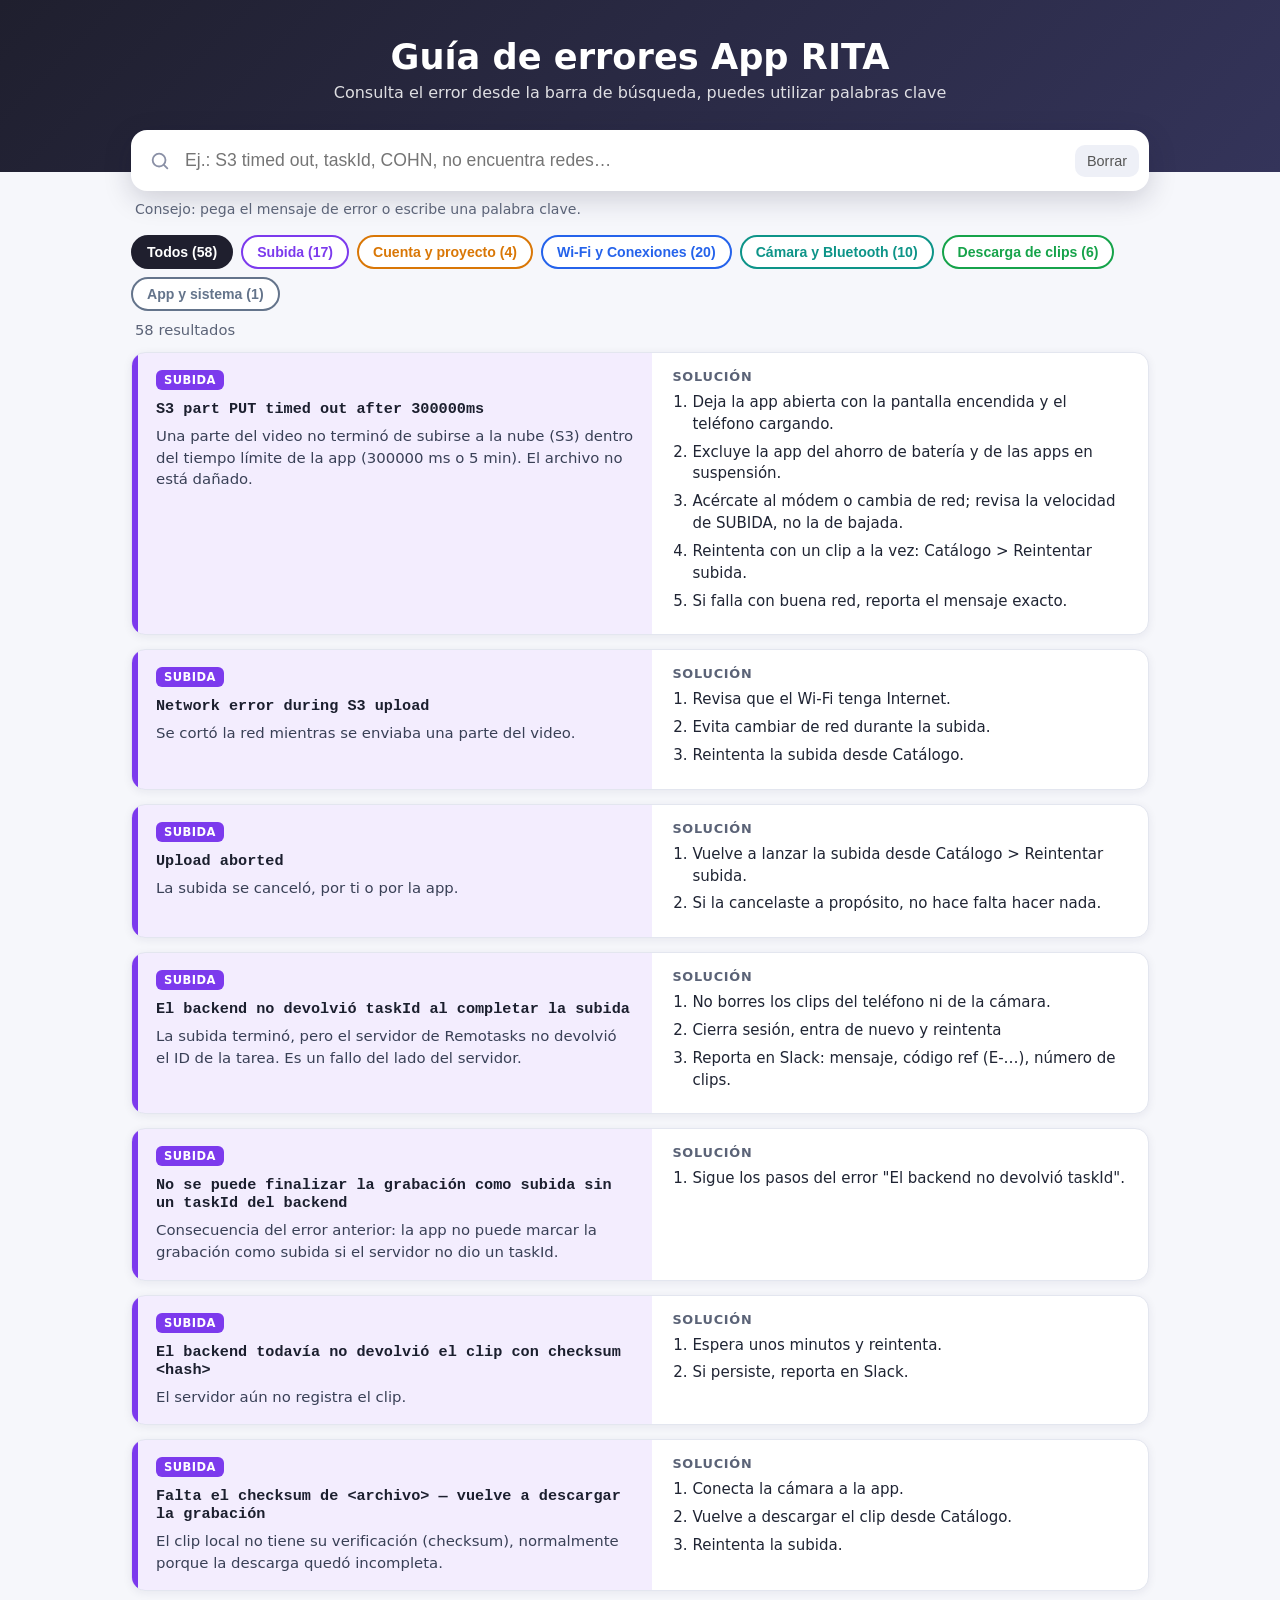
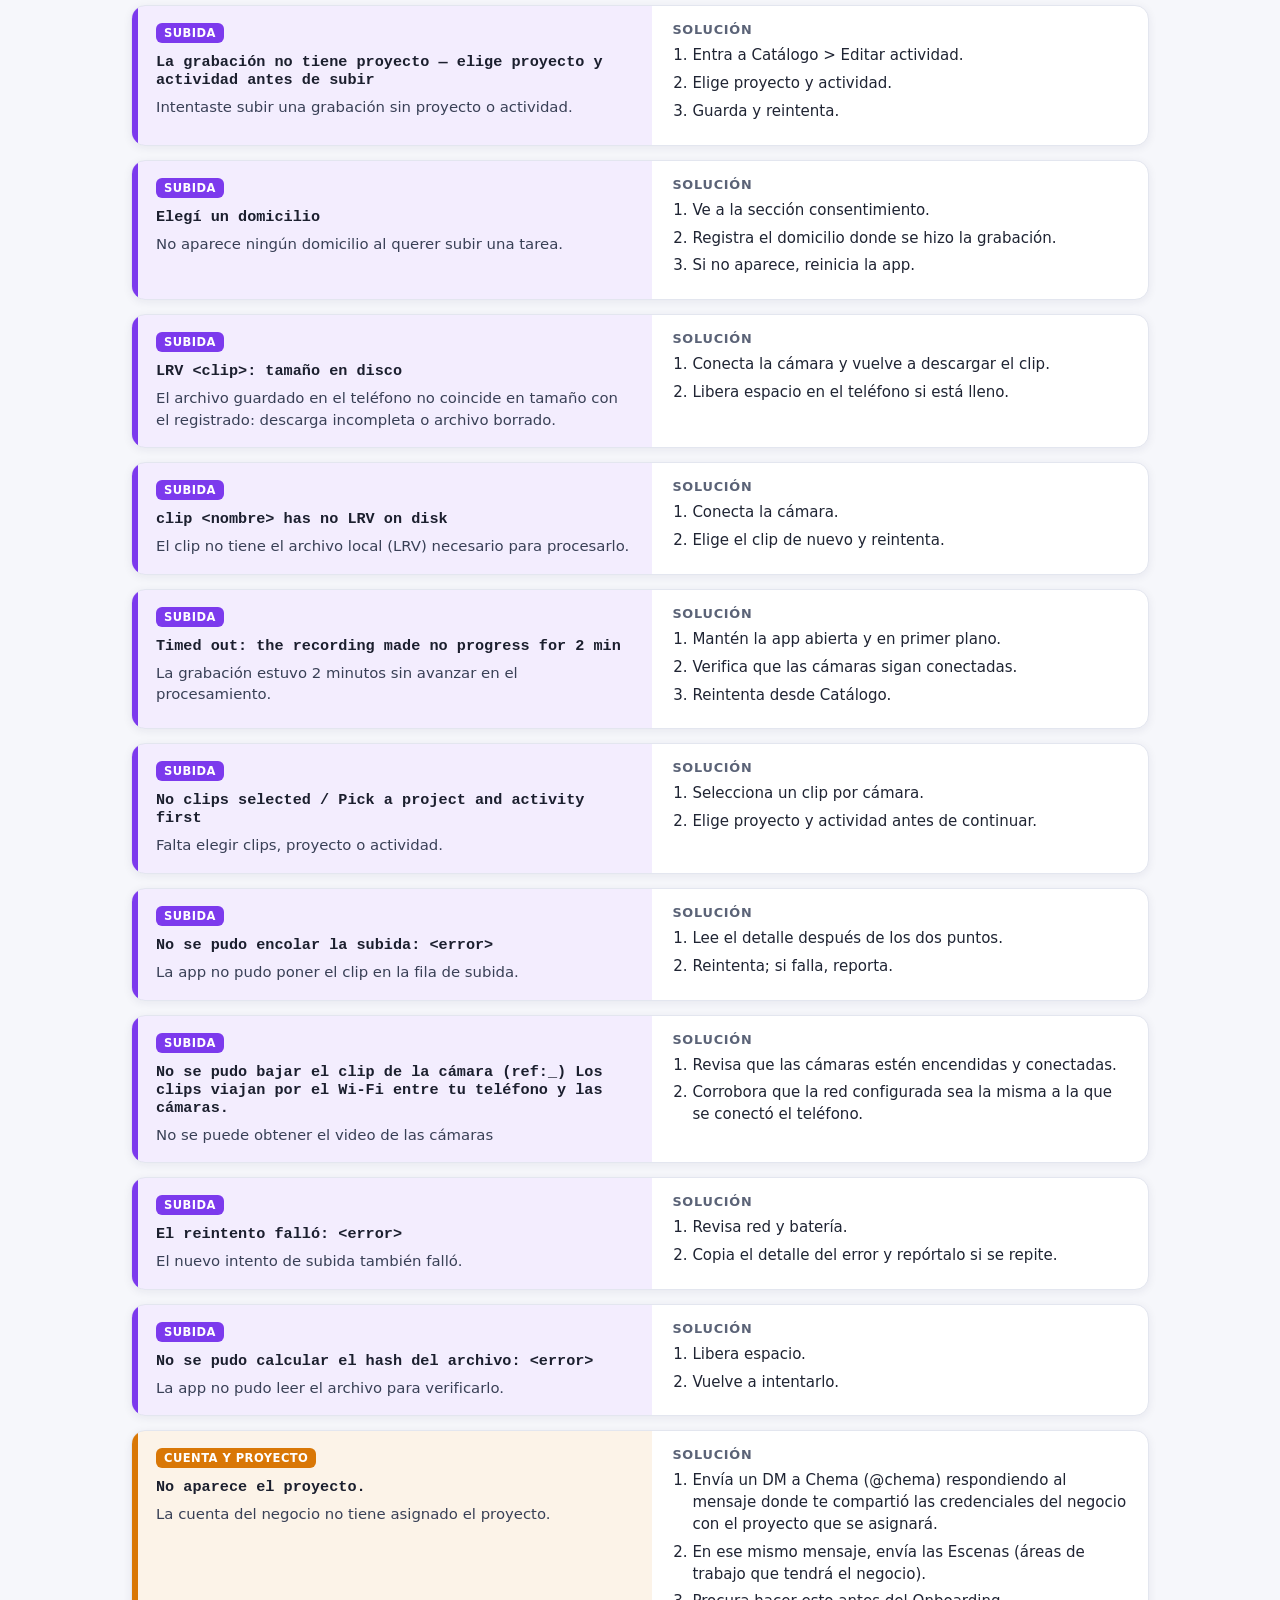
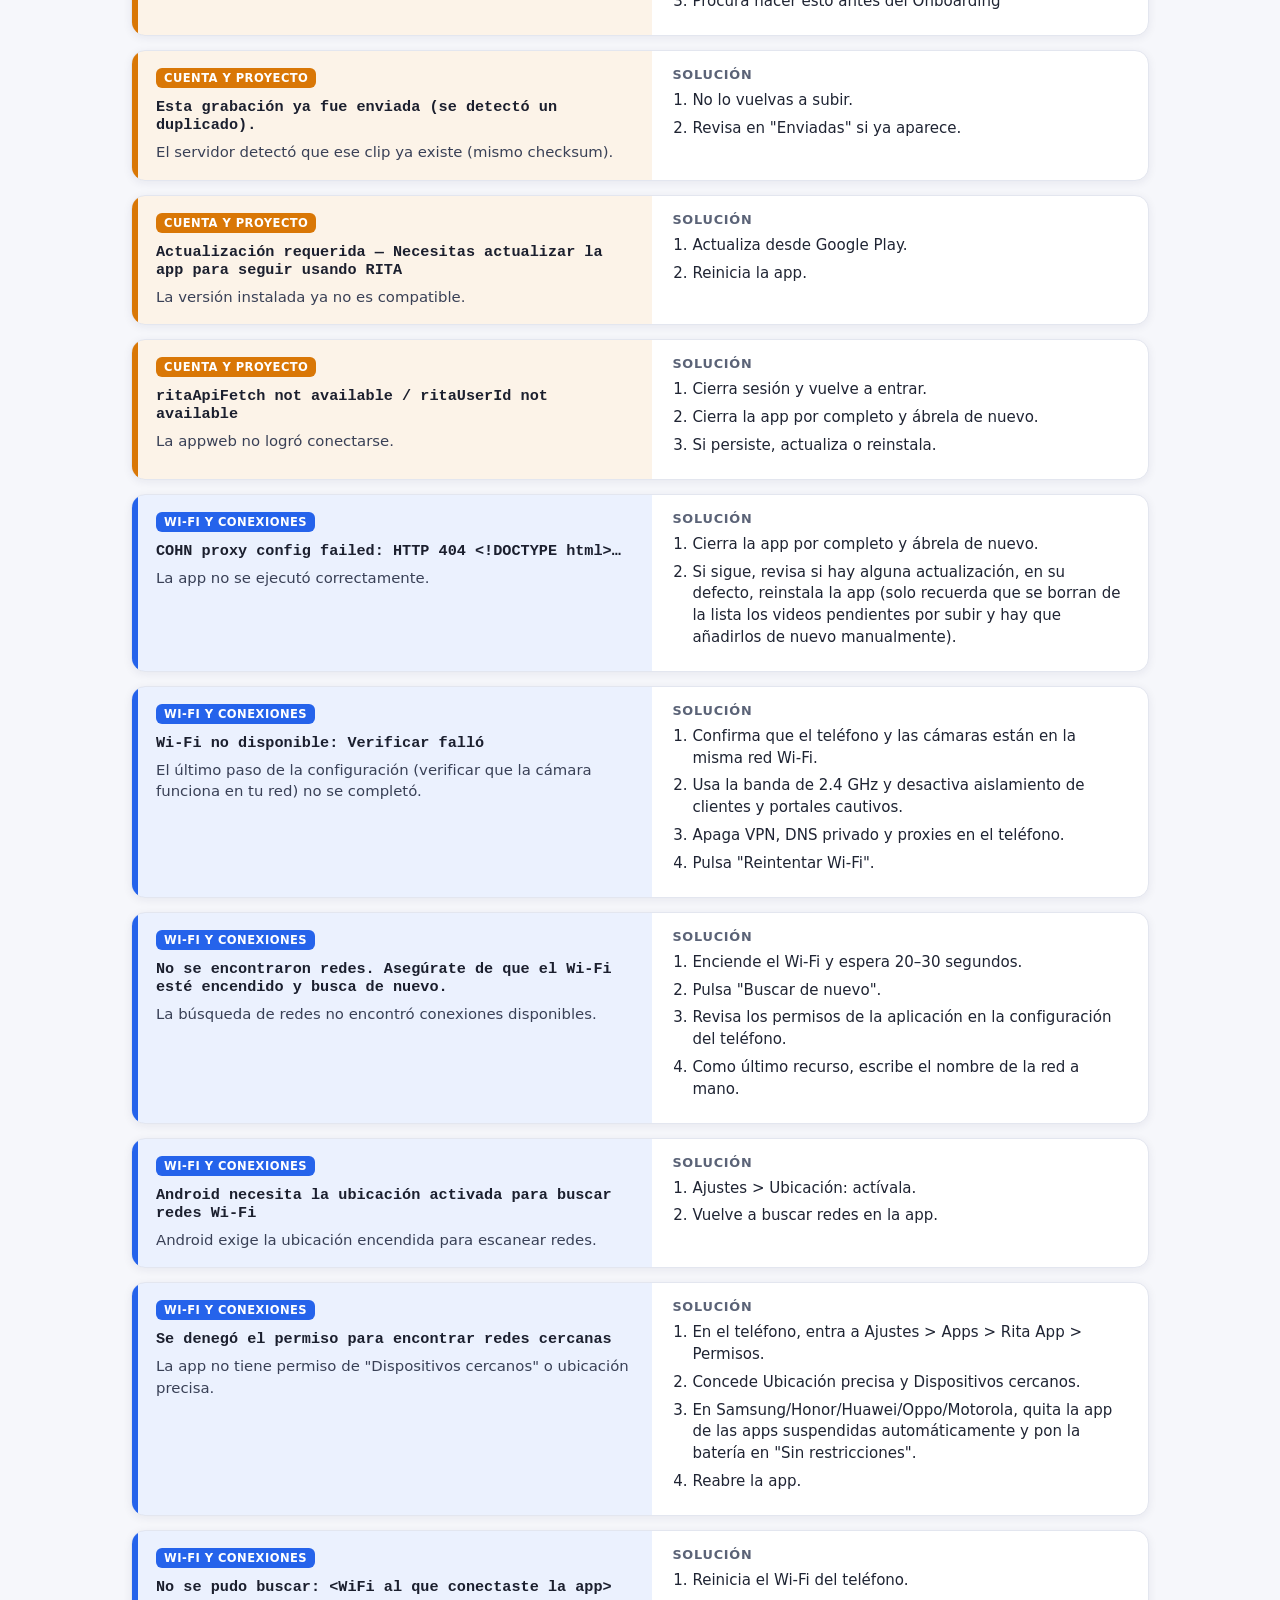
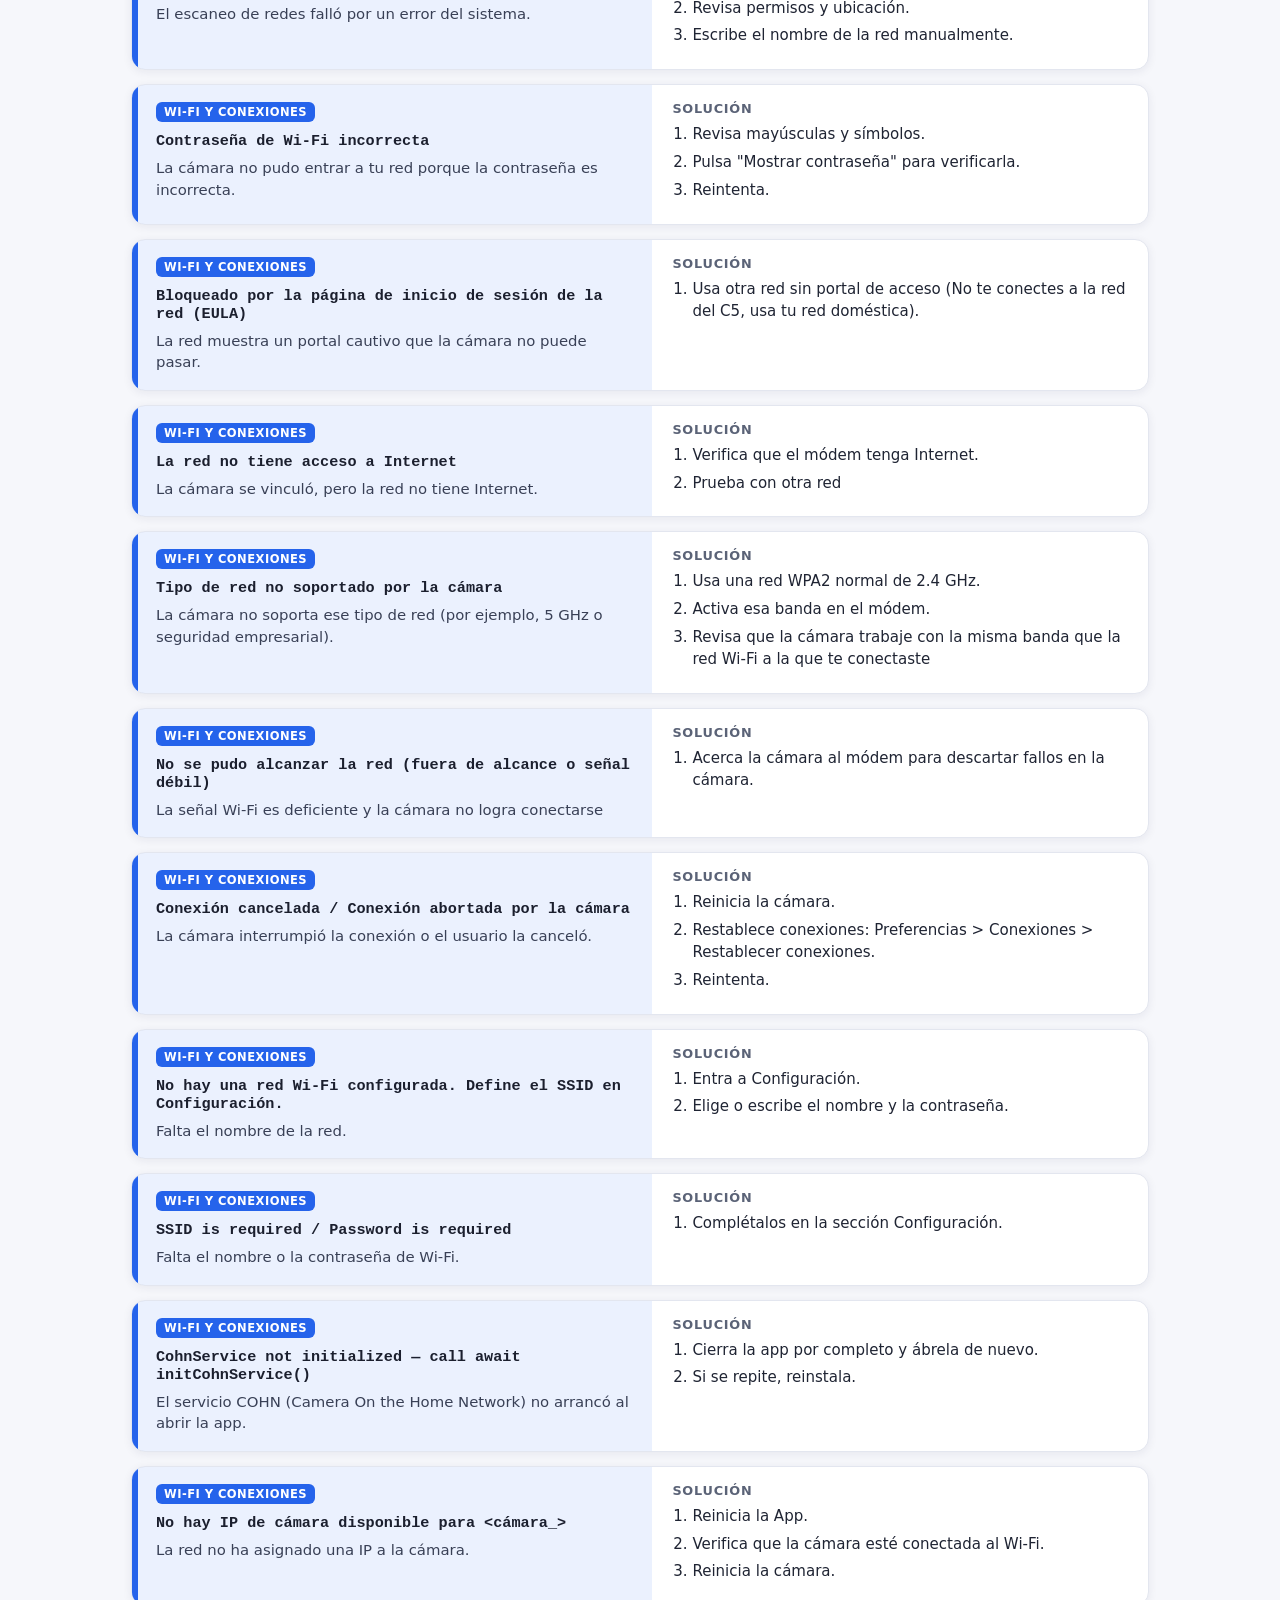
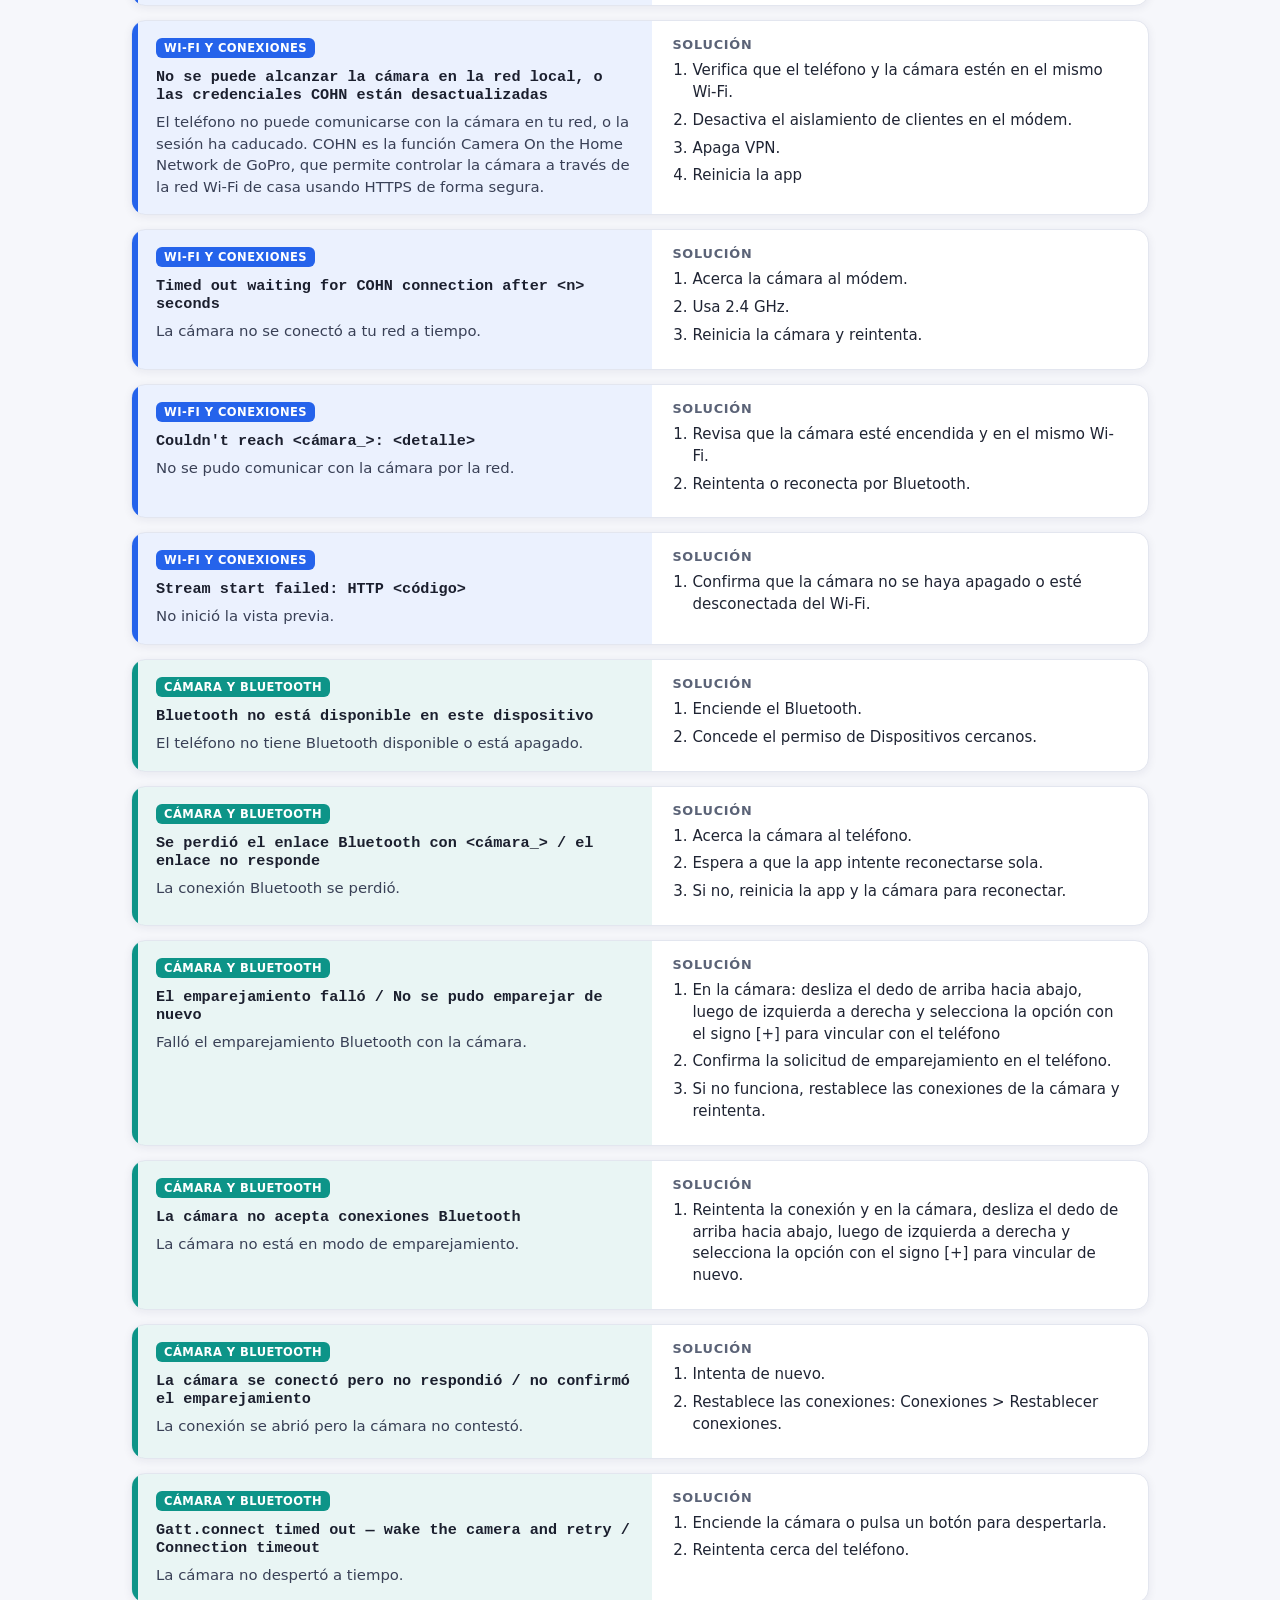
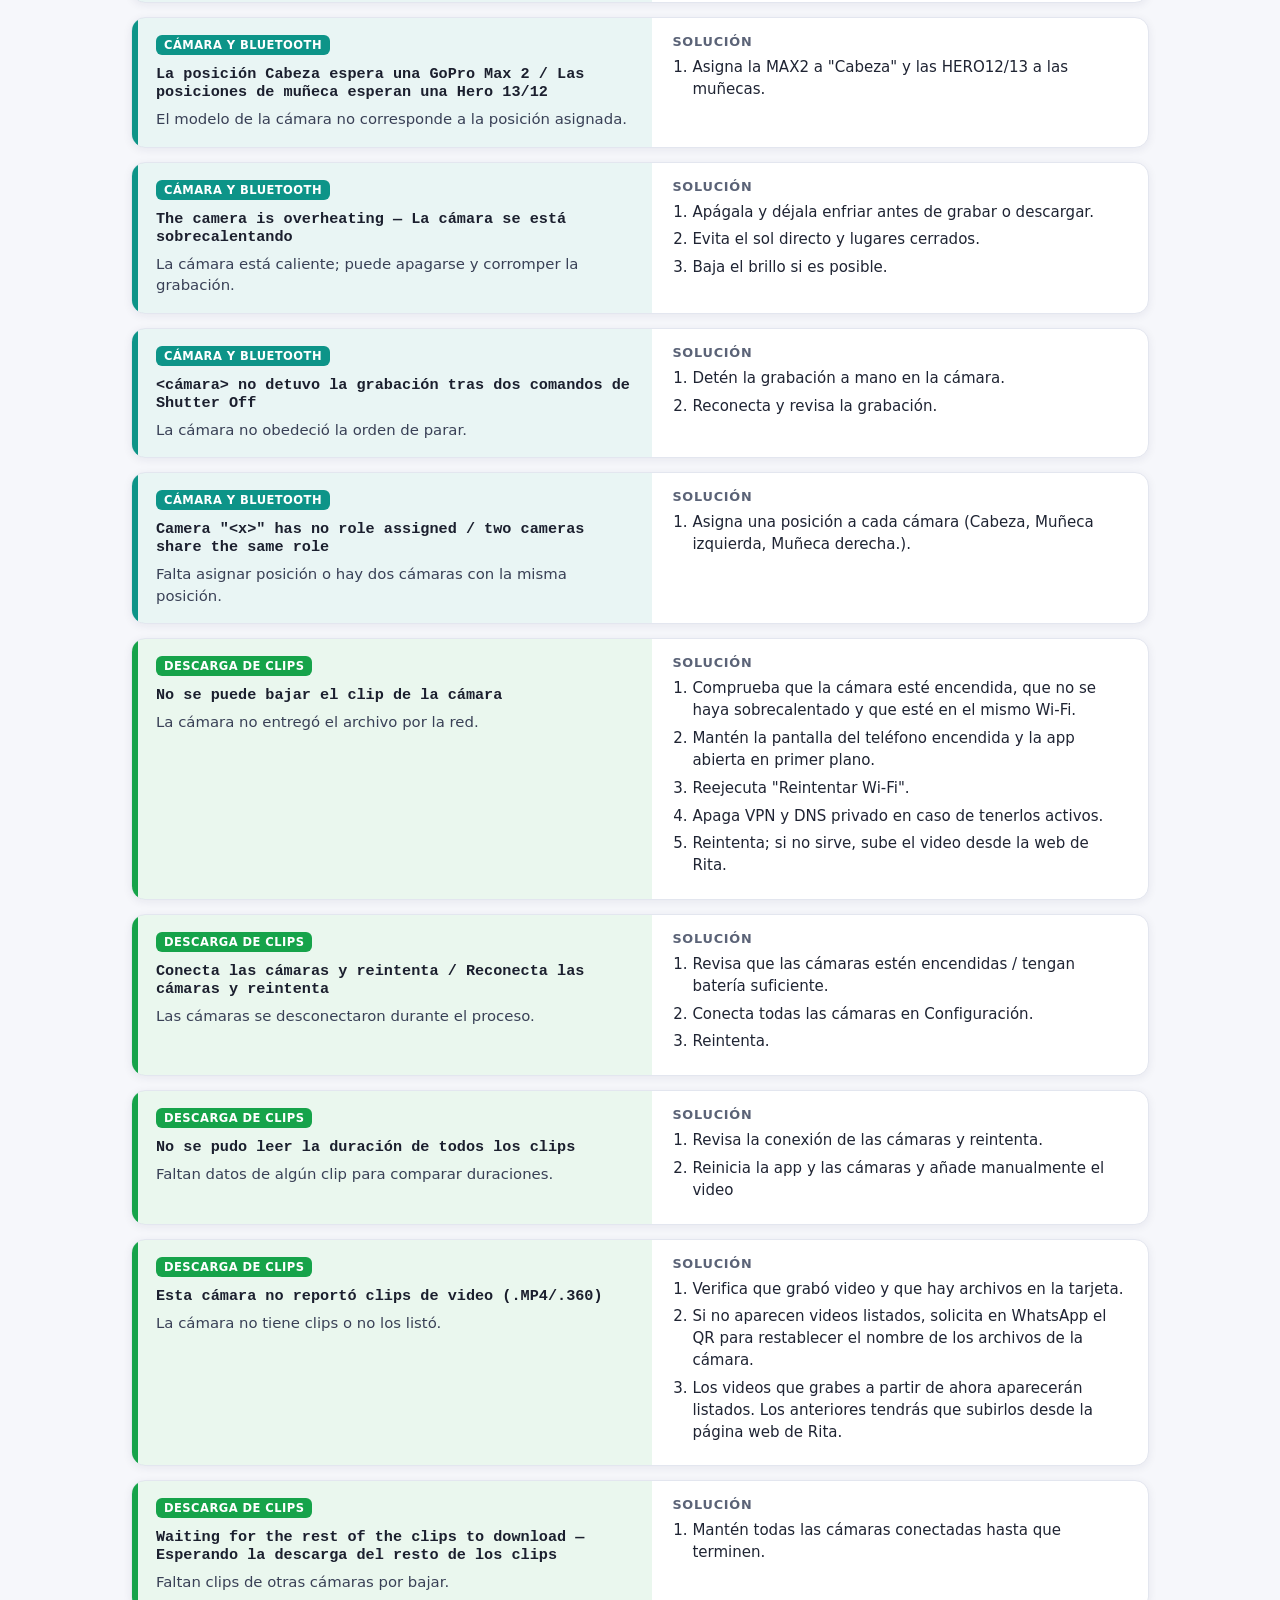
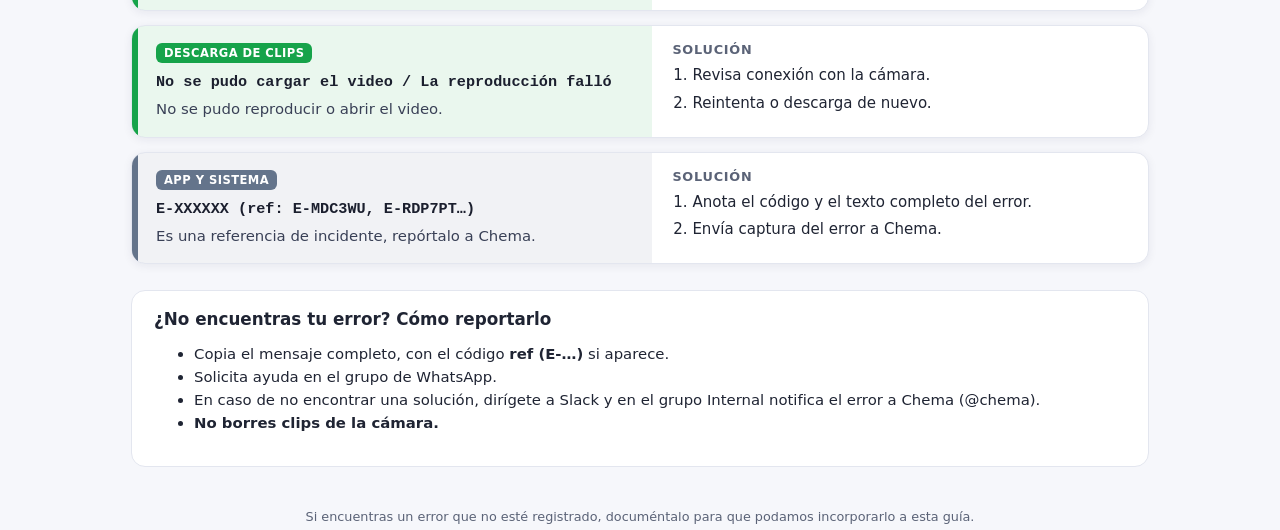
<file: guia_rita_v0.1.html>
<!DOCTYPE html>
<html lang="es">
<head>
  <meta charset="utf-8">
  <meta name="viewport" content="width=device-width, initial-scale=1">
  <title>Guía de errores · App RITA</title>

  <style>
    :root {
      --bg: #f6f7fb;
      --ink: #1f2433;
      --mut: #5b6377;
      --card: #fff;
      --line: #e3e6ef;
    }

    * {
      box-sizing: border-box;
    }

    body {
      margin: 0;
      font-family: system-ui, -apple-system, "Segoe UI", Roboto, sans-serif;
      background: var(--bg);
      color: var(--ink);
    }

    header {
      background: linear-gradient(135deg, #1f1f2e, #34345a);
      color: #fff;
      padding: 36px 20px 70px;
      text-align: center;
    }

    header h1 {
      margin: 0 0 6px;
      font-size: clamp(1.5rem, 4vw, 2.2rem);
    }

    header p {
      margin: 0;
      opacity: .85;
    }

    .wrap {
      max-width: 1050px;
      margin: -42px auto 40px;
      padding: 0 16px;
    }

    .search {
      display: flex;
      align-items: center;
      background: #fff;
      border-radius: 16px;
      box-shadow: 0 8px 28px rgba(20, 20, 50, .18);
      padding: 6px 10px;
    }

    .search svg {
      width: 22px;
      height: 22px;
      margin: 0 8px;
      color: #8a90a6;
      flex: none;
    }

    .search input {
      flex: 1;
      border: 0;
      outline: 0;
      font-size: 1.1rem;
      padding: 14px 6px;
      background: transparent;
      color: var(--ink);
      min-width: 0;
    }

    .search button {
      border: 0;
      background: #eef0f7;
      color: #555;
      border-radius: 10px;
      padding: 8px 12px;
      cursor: pointer;
      font-size: .9rem;
    }

    .hint {
      color: var(--mut);
      font-size: .88rem;
      margin: 10px 4px 0;
    }

    .chips {
      display: flex;
      flex-wrap: wrap;
      gap: 8px;
      margin: 18px 0 6px;
    }

    .chip {
      border: 2px solid var(--c);
      color: var(--c);
      background: #fff;
      border-radius: 999px;
      padding: 7px 14px;
      font-weight: 600;
      font-size: .88rem;
      cursor: pointer;
      transition: .15s;
    }

    .chip.on {
      background: var(--c);
      color: #fff;
    }

    .count {
      color: var(--mut);
      margin: 10px 4px 14px;
      font-size: .92rem;
    }

    .card {
      display: grid;
      grid-template-columns: 1.05fr 1fr;
      background: var(--card);
      border-radius: 14px;
      overflow: hidden;
      margin-bottom: 14px;
      box-shadow: 0 2px 10px rgba(30, 30, 70, .07);
      border: 1px solid var(--line);
    }

    .err {
      background: var(--bg2);
      border-left: 6px solid var(--c);
      padding: 16px 18px;
    }

    .tag {
      display: inline-block;
      background: var(--c);
      color: #fff;
      font-size: .72rem;
      font-weight: 700;
      letter-spacing: .04em;
      border-radius: 6px;
      padding: 3px 8px;
      text-transform: uppercase;
    }

    .msg {
      font-family: ui-monospace, Menlo, Consolas, monospace;
      font-size: .95rem;
      font-weight: 600;
      margin: 10px 0 8px;
      word-break: break-word;
      color: #1b1f2e;
    }

    .mean {
      color: #394056;
      font-size: .93rem;
      line-height: 1.45;
    }

    .sol {
      padding: 16px 20px;
    }

    .sol h3 {
      margin: 0 0 8px;
      font-size: .8rem;
      letter-spacing: .06em;
      text-transform: uppercase;
      color: var(--mut);
    }

    .sol ol {
      margin: 0;
      padding-left: 20px;
    }

    .sol li {
      margin: 6px 0;
      line-height: 1.45;
      font-size: .94rem;
    }

    mark {
      background: #ffe27a;
      border-radius: 3px;
      padding: 0 1px;
    }

    .empty {
      text-align: center;
      padding: 40px 16px;
      color: var(--mut);
      background: #fff;
      border-radius: 14px;
      border: 1px dashed #c9cedd;
    }

    .report {
      background: #fff;
      border-radius: 14px;
      padding: 18px 22px;
      margin-top: 26px;
      border: 1px solid var(--line);
    }

    .report h2 {
      margin: 0 0 8px;
      font-size: 1.05rem;
    }

    .report li {
      margin: 5px 0;
      font-size: .93rem;
    }

    footer {
      color: var(--mut);
      font-size: .8rem;
      text-align: center;
      margin: 22px 0 4px;
      line-height: 1.5;
    }

    @media (max-width: 720px) {
      .card {
        grid-template-columns: 1fr;
      }

      .sol {
        border-top: 1px solid var(--line);
      }
    }
  </style>
</head>
<body>

  <header>
    <h1>Guía de errores App RITA</h1>
    <p>Consulta el error desde la barra de búsqueda, puedes utilizar palabras clave</p>
  </header>

  <div class="wrap">

    <div class="search">
      <svg viewBox="0 0 24 24" fill="none" stroke="currentColor" stroke-width="2" stroke-linecap="round">
        <circle cx="11" cy="11" r="7"/>
        <path d="m20 20-3.5-3.5"/>
      </svg>
      <input id="q" type="search" placeholder="Ej.: S3 timed out, taskId, COHN, no encuentra redes…" autocomplete="off" autofocus>
      <button id="clr" type="button">Borrar</button>
    </div>

    <p class="hint">Consejo: pega el mensaje de error o escribe una palabra clave.</p>

    <div class="chips" id="chips"></div>
    <div class="count" id="count"></div>
    <div id="list"></div>

    <div class="report">
      <h2>¿No encuentras tu error? Cómo reportarlo</h2>
      <ul>
        <li>Copia el mensaje completo, con el código <b>ref (E-…)</b> si aparece.</li>
        <li>Solicita ayuda en el grupo de WhatsApp.</li>
        <li>En caso de no encontrar una solución, dirígete a Slack y en el grupo Internal notifica el error a Chema (@chema).</li>
        <li><b>No borres clips de la cámara.</b></li>
      </ul>
    </div>

  </div>

  <footer>Si encuentras un error que no esté registrado, documéntalo para que podamos incorporarlo a esta guía.</footer>

  <script id="data" type="application/json">
    {
      "E": [
        {
          "cat": "subida",
          "msg": "S3 part PUT timed out after 300000ms",
          "meaning": "Una parte del video no terminó de subirse a la nube (S3) dentro del tiempo límite de la app (300000 ms o 5 min). El archivo no está dañado.",
          "steps": [
            "Deja la app abierta con la pantalla encendida y el teléfono cargando.",
            "Excluye la app del ahorro de batería y de las apps en suspensión.",
            "Acércate al módem o cambia de red; revisa la velocidad de SUBIDA, no la de bajada.",
            "Reintenta con un clip a la vez: Catálogo > Reintentar subida.",
            "Si falla con buena red, reporta el mensaje exacto."
          ],
          "kw": "s3 timeout 30000 300000 tiempo agotado put parte subir lenta"
        },
        {
          "cat": "subida",
          "msg": "Network error during S3 upload",
          "meaning": "Se cortó la red mientras se enviaba una parte del video.",
          "steps": [
            "Revisa que el Wi-Fi tenga Internet.",
            "Evita cambiar de red durante la subida.",
            "Reintenta la subida desde Catálogo."
          ],
          "kw": "red conexion s3 subir"
        },
        {
          "cat": "subida",
          "msg": "Upload aborted",
          "meaning": "La subida se canceló, por ti o por la app.",
          "steps": [
            "Vuelve a lanzar la subida desde Catálogo > Reintentar subida.",
            "Si la cancelaste a propósito, no hace falta hacer nada."
          ],
          "kw": "abortada cancelada"
        },
        {
          "cat": "subida",
          "msg": "El backend no devolvió taskId al completar la subida",
          "meaning": "La subida terminó, pero el servidor de Remotasks no devolvió el ID de la tarea. Es un fallo del lado del servidor.",
          "steps": [
            "No borres los clips del teléfono ni de la cámara.",
            "Cierra sesión, entra de nuevo y reintenta",
            "Reporta en Slack: mensaje, código ref (E-…), número de clips."
          ],
          "kw": "taskid backend servidor completar tarea"
        },
        {
          "cat": "subida",
          "msg": "No se puede finalizar la grabación como subida sin un taskId del backend",
          "meaning": "Consecuencia del error anterior: la app no puede marcar la grabación como subida si el servidor no dio un taskId.",
          "steps": [
            "Sigue los pasos del error \"El backend no devolvió taskId\"."
          ],
          "kw": "taskid finalizar"
        },
        {
          "cat": "subida",
          "msg": "El backend todavía no devolvió el clip con checksum <hash>",
          "meaning": "El servidor aún no registra el clip.",
          "steps": [
            "Espera unos minutos y reintenta.",
            "Si persiste, reporta en Slack."
          ],
          "kw": "checksum backend registra"
        },
        {
          "cat": "subida",
          "msg": "Falta el checksum de <archivo> — vuelve a descargar la grabación",
          "meaning": "El clip local no tiene su verificación (checksum), normalmente porque la descarga quedó incompleta.",
          "steps": [
            "Conecta la cámara a la app.",
            "Vuelve a descargar el clip desde Catálogo.",
            "Reintenta la subida."
          ],
          "kw": "checksum descarga incompleta"
        },
        {
          "cat": "subida",
          "msg": "La grabación no tiene proyecto — elige proyecto y actividad antes de subir",
          "meaning": "Intentaste subir una grabación sin proyecto o actividad.",
          "steps": [
            "Entra a Catálogo > Editar actividad.",
            "Elige proyecto y actividad.",
            "Guarda y reintenta."
          ],
          "kw": "proyecto actividad"
        },
        {
          "cat": "subida",
          "msg": "Elegí un domicilio",
          "meaning": "No aparece ningún domicilio al querer subir una tarea.",
          "steps": [
            "Ve a la sección consentimiento.",
            "Registra el domicilio donde se hizo la grabación.",
            "Si no aparece, reinicia la app."
          ],
          "kw": "domicilio actividad"
        },
        {
          "cat": "subida",
          "msg": "LRV <clip>: tamaño en disco",
          "meaning": "El archivo guardado en el teléfono no coincide en tamaño con el registrado: descarga incompleta o archivo borrado.",
          "steps": [
            "Conecta la cámara y vuelve a descargar el clip.",
            "Libera espacio en el teléfono si está lleno."
          ],
          "kw": "lrv tamaño disco"
        },
        {
          "cat": "subida",
          "msg": "clip <nombre> has no LRV on disk",
          "meaning": "El clip no tiene el archivo local (LRV) necesario para procesarlo.",
          "steps": [
            "Conecta la cámara.",
            "Elige el clip de nuevo y reintenta."
          ],
          "kw": "lrv falta archivo"
        },
        {
          "cat": "subida",
          "msg": "Timed out: the recording made no progress for 2 min",
          "meaning": "La grabación estuvo 2 minutos sin avanzar en el procesamiento.",
          "steps": [
            "Mantén la app abierta y en primer plano.",
            "Verifica que las cámaras sigan conectadas.",
            "Reintenta desde Catálogo."
          ],
          "kw": "sin progreso 2 min"
        },
        {
          "cat": "subida",
          "msg": "No clips selected / Pick a project and activity first",
          "meaning": "Falta elegir clips, proyecto o actividad.",
          "steps": [
            "Selecciona un clip por cámara.",
            "Elige proyecto y actividad antes de continuar."
          ],
          "kw": "seleccionar clips"
        },
        {
          "cat": "subida",
          "msg": "No se pudo encolar la subida: <error>",
          "meaning": "La app no pudo poner el clip en la fila de subida.",
          "steps": [
            "Lee el detalle después de los dos puntos.",
            "Reintenta; si falla, reporta."
          ],
          "kw": "encolar subida"
        },
        {
          "cat": "subida",
          "msg": "No se pudo bajar el clip de la cámara (ref:_) Los clips viajan por el Wi-Fi entre tu teléfono y las cámaras.",
          "meaning": "No se puede obtener el video de las cámaras",
          "steps": [
            "Revisa que las cámaras estén encendidas y conectadas.",
            "Corrobora que la red configurada sea la misma a la que se conectó el teléfono."
          ],
          "kw": "no se puede bajar"
        },
        {
          "cat": "subida",
          "msg": "El reintento falló: <error>",
          "meaning": "El nuevo intento de subida también falló.",
          "steps": [
            "Revisa red y batería.",
            "Copia el detalle del error y repórtalo si se repite."
          ],
          "kw": "reintento"
        },
        {
          "cat": "subida",
          "msg": "No se pudo calcular el hash del archivo: <error>",
          "meaning": "La app no pudo leer el archivo para verificarlo.",
          "steps": [
            "Libera espacio.",
            "Vuelve a intentarlo."
          ],
          "kw": "hash archivo"
        },
        {
          "cat": "cuenta",
          "msg": "No aparece el proyecto.",
          "meaning": "La cuenta del negocio no tiene asignado el proyecto.",
          "steps": [
            "Envía un DM a Chema (@chema) respondiendo al mensaje donde te compartió las credenciales del negocio con el proyecto que se asignará.",
            "En ese mismo mensaje, envía las Escenas (áreas de trabajo que tendrá el negocio).",
            "Procura hacer esto antes del Onboarding"
          ],
          "kw": "permiso proyecto"
        },
        {
          "cat": "cuenta",
          "msg": "Esta grabación ya fue enviada (se detectó un duplicado).",
          "meaning": "El servidor detectó que ese clip ya existe (mismo checksum).",
          "steps": [
            "No lo vuelvas a subir.",
            "Revisa en \"Enviadas\" si ya aparece."
          ],
          "kw": "duplicado enviada"
        },
        {
          "cat": "cuenta",
          "msg": "Actualización requerida — Necesitas actualizar la app para seguir usando RITA",
          "meaning": "La versión instalada ya no es compatible.",
          "steps": [
            "Actualiza desde Google Play.",
            "Reinicia la app."
          ],
          "kw": "actualizar version"
        },
        {
          "cat": "cuenta",
          "msg": "ritaApiFetch not available / ritaUserId not available",
          "meaning": "La appweb no logró conectarse.",
          "steps": [
            "Cierra sesión y vuelve a entrar.",
            "Cierra la app por completo y ábrela de nuevo.",
            "Si persiste, actualiza o reinstala."
          ],
          "kw": "sesion usuario api"
        },
        {
          "cat": "red",
          "msg": "COHN proxy config failed: HTTP 404 <!DOCTYPE html>…",
          "meaning": "La app no se ejecutó correctamente.",
          "steps": [
            "Cierra la app por completo y ábrela de nuevo.",
            "Si sigue, revisa si hay alguna actualización, en su defecto, reinstala la app (solo recuerda que se borran de la lista los videos pendientes por subir y hay que añadirlos de nuevo manualmente)."
          ],
          "kw": "404 html remotasks proxy cohn wifi no disponible verificar"
        },
        {
          "cat": "red",
          "msg": "Wi-Fi no disponible: Verificar falló",
          "meaning": "El último paso de la configuración (verificar que la cámara funciona en tu red) no se completó.",
          "steps": [
            "Confirma que el teléfono y las cámaras están en la misma red Wi-Fi.",
            "Usa la banda de 2.4 GHz y desactiva aislamiento de clientes y portales cautivos.",
            "Apaga VPN, DNS privado y proxies en el teléfono.",
            "Pulsa \"Reintentar Wi-Fi\"."
          ],
          "kw": "verificar fallo wifi"
        },
        {
          "cat": "red",
          "msg": "No se encontraron redes. Asegúrate de que el Wi-Fi esté encendido y busca de nuevo.",
          "meaning": "La búsqueda de redes no encontró conexiones disponibles.",
          "steps": [
            "Enciende el Wi-Fi y espera 20–30 segundos.",
            "Pulsa \"Buscar de nuevo\".",
            "Revisa los permisos de la aplicación en la configuración del teléfono.",
            "Como último recurso, escribe el nombre de la red a mano."
          ],
          "kw": "sin redes lista vacia buscar"
        },
        {
          "cat": "red",
          "msg": "Android necesita la ubicación activada para buscar redes Wi-Fi",
          "meaning": "Android exige la ubicación encendida para escanear redes.",
          "steps": [
            "Ajustes > Ubicación: actívala.",
            "Vuelve a buscar redes en la app."
          ],
          "kw": "ubicacion android gps"
        },
        {
          "cat": "red",
          "msg": "Se denegó el permiso para encontrar redes cercanas",
          "meaning": "La app no tiene permiso de \"Dispositivos cercanos\" o ubicación precisa.",
          "steps": [
            "En el teléfono, entra a Ajustes > Apps > Rita App > Permisos.",
            "Concede Ubicación precisa y Dispositivos cercanos.",
            "En Samsung/Honor/Huawei/Oppo/Motorola, quita la app de las apps suspendidas automáticamente y pon la batería en \"Sin restricciones\".",
            "Reabre la app."
          ],
          "kw": "permiso dispositivos redes cercanas"
        },
        {
          "cat": "red",
          "msg": "No se pudo buscar: <WiFi al que conectaste la app>",
          "meaning": "El escaneo de redes falló por un error del sistema.",
          "steps": [
            "Reinicia el Wi-Fi del teléfono.",
            "Revisa permisos y ubicación.",
            "Escribe el nombre de la red manualmente."
          ],
          "kw": "buscar escaneo Wi-Fi Wifi"
        },
        {
          "cat": "red",
          "msg": "Contraseña de Wi-Fi incorrecta",
          "meaning": "La cámara no pudo entrar a tu red porque la contraseña es incorrecta.",
          "steps": [
            "Revisa mayúsculas y símbolos.",
            "Pulsa \"Mostrar contraseña\" para verificarla.",
            "Reintenta."
          ],
          "kw": "password contraseña wifi"
        },
        {
          "cat": "red",
          "msg": "Bloqueado por la página de inicio de sesión de la red (EULA)",
          "meaning": "La red muestra un portal cautivo que la cámara no puede pasar.",
          "steps": [
            "Usa otra red sin portal de acceso (No te conectes a la red del C5, usa tu red doméstica)."
          ],
          "kw": "eula portal cautivo"
        },
        {
          "cat": "red",
          "msg": "La red no tiene acceso a Internet",
          "meaning": "La cámara se vinculó, pero la red no tiene Internet.",
          "steps": [
            "Verifica que el módem tenga Internet.",
            "Prueba con otra red"
          ],
          "kw": "acceso sin internet"
        },
        {
          "cat": "red",
          "msg": "Tipo de red no soportado por la cámara",
          "meaning": "La cámara no soporta ese tipo de red (por ejemplo, 5 GHz o seguridad empresarial).",
          "steps": [
            "Usa una red WPA2 normal de 2.4 GHz.",
            "Activa esa banda en el módem.",
            "Revisa que la cámara trabaje con la misma banda que la red Wi-Fi a la que te conectaste"
          ],
          "kw": "5ghz tipo red"
        },
        {
          "cat": "red",
          "msg": "No se pudo alcanzar la red (fuera de alcance o señal débil)",
          "meaning": "La señal Wi-Fi es deficiente y la cámara no logra conectarse",
          "steps": [
            "Acerca la cámara al módem para descartar fallos en la cámara."
          ],
          "kw": "alcance señal debil"
        },
        {
          "cat": "red",
          "msg": "Conexión cancelada / Conexión abortada por la cámara",
          "meaning": "La cámara interrumpió la conexión o el usuario la canceló.",
          "steps": [
            "Reinicia la cámara.",
            "Restablece conexiones: Preferencias > Conexiones > Restablecer conexiones.",
            "Reintenta."
          ],
          "kw": "conexión cancelada abortada"
        },
        {
          "cat": "red",
          "msg": "No hay una red Wi-Fi configurada. Define el SSID en Configuración.",
          "meaning": "Falta el nombre de la red.",
          "steps": [
            "Entra a Configuración.",
            "Elige o escribe el nombre y la contraseña."
          ],
          "kw": "no hay red ssid configurar"
        },
        {
          "cat": "red",
          "msg": "SSID is required / Password is required",
          "meaning": "Falta el nombre o la contraseña de Wi-Fi.",
          "steps": [
            "Complétalos en la sección Configuración."
          ],
          "kw": "ssid password"
        },
        {
          "cat": "red",
          "msg": "CohnService not initialized — call await initCohnService()",
          "meaning": "El servicio COHN (Camera On the Home Network) no arrancó al abrir la app.",
          "steps": [
            "Cierra la app por completo y ábrela de nuevo.",
            "Si se repite, reinstala."
          ],
          "kw": "cohn servicio inicializar"
        },
        {
          "cat": "red",
          "msg": "No hay IP de cámara disponible para <cámara_>",
          "meaning": "La red no ha asignado una IP a la cámara.",
          "steps": [
            "Reinicia la App.",
            "Verifica que la cámara esté conectada al Wi-Fi.",
            "Reinicia la cámara."
          ],
          "kw": "ip camara"
        },
        {
          "cat": "red",
          "msg": "No se puede alcanzar la cámara en la red local, o las credenciales COHN están desactualizadas",
          "meaning": "El teléfono no puede comunicarse con la cámara en tu red, o la sesión ha caducado. COHN es la función Camera On the Home Network de GoPro, que permite controlar la cámara a través de la red Wi‑Fi de casa usando HTTPS de forma segura.",
          "steps": [
            "Verifica que el teléfono y la cámara estén en el mismo Wi-Fi.",
            "Desactiva el aislamiento de clientes en el módem.",
            "Apaga VPN.",
            "Reinicia la app"
          ],
          "kw": "alcanzar camara red local"
        },
        {
          "cat": "red",
          "msg": "Timed out waiting for COHN connection after <n> seconds",
          "meaning": "La cámara no se conectó a tu red a tiempo.",
          "steps": [
            "Acerca la cámara al módem.",
            "Usa 2.4 GHz.",
            "Reinicia la cámara y reintenta."
          ],
          "kw": "timeout cohn"
        },
        {
          "cat": "red",
          "msg": "Couldn't reach <cámara_>: <detalle>",
          "meaning": "No se pudo comunicar con la cámara por la red.",
          "steps": [
            "Revisa que la cámara esté encendida y en el mismo Wi-Fi.",
            "Reintenta o reconecta por Bluetooth."
          ],
          "kw": "reach alcanzar camara"
        },
        {
          "cat": "red",
          "msg": "Stream start failed: HTTP <código>",
          "meaning": "No inició la vista previa.",
          "steps": [
            "Confirma que la cámara no se haya apagado o esté desconectada del Wi-Fi."
          ],
          "kw": "stream vista previa"
        },
        {
          "cat": "camara",
          "msg": "Bluetooth no está disponible en este dispositivo",
          "meaning": "El teléfono no tiene Bluetooth disponible o está apagado.",
          "steps": [
            "Enciende el Bluetooth.",
            "Concede el permiso de Dispositivos cercanos."
          ],
          "kw": "bluetooth no disponible"
        },
        {
          "cat": "camara",
          "msg": "Se perdió el enlace Bluetooth con <cámara_> / el enlace no responde",
          "meaning": "La conexión Bluetooth se perdió.",
          "steps": [
            "Acerca la cámara al teléfono.",
            "Espera a que la app intente reconectarse sola.",
            "Si no, reinicia la app y la cámara para reconectar."
          ],
          "kw": "enlace bluetooth perdido"
        },
        {
          "cat": "camara",
          "msg": "El emparejamiento falló / No se pudo emparejar de nuevo",
          "meaning": "Falló el emparejamiento Bluetooth con la cámara.",
          "steps": [
            "En la cámara: desliza el dedo de arriba hacia abajo, luego de izquierda a derecha y selecciona la opción con el signo [+] para vincular con el teléfono",
            "Confirma la solicitud de emparejamiento en el teléfono.",
            "Si no funciona, restablece las conexiones de la cámara y reintenta."
          ],
          "kw": "emparejar pair"
        },
        {
          "cat": "camara",
          "msg": "La cámara no acepta conexiones Bluetooth",
          "meaning": "La cámara no está en modo de emparejamiento.",
          "steps": [
            "Reintenta la conexión y en la cámara, desliza el dedo de arriba hacia abajo, luego de izquierda a derecha y selecciona la opción con el signo [+] para vincular de nuevo."
          ],
          "kw": "bluetooth no acepta"
        },
        {
          "cat": "camara",
          "msg": "La cámara se conectó pero no respondió / no confirmó el emparejamiento",
          "meaning": "La conexión se abrió pero la cámara no contestó.",
          "steps": [
            "Intenta de nuevo.",
            "Restablece las conexiones: Conexiones > Restablecer conexiones."
          ],
          "kw": "no respondio confirmo"
        },
        {
          "cat": "camara",
          "msg": "Gatt.connect timed out — wake the camera and retry / Connection timeout",
          "meaning": "La cámara no despertó a tiempo.",
          "steps": [
            "Enciende la cámara o pulsa un botón para despertarla.",
            "Reintenta cerca del teléfono."
          ],
          "kw": "gatt timeout"
        },
        {
          "cat": "camara",
          "msg": "La posición Cabeza espera una GoPro Max 2 / Las posiciones de muñeca esperan una Hero 13/12",
          "meaning": "El modelo de la cámara no corresponde a la posición asignada.",
          "steps": [
            "Asigna la MAX2 a \"Cabeza\" y las HERO12/13 a las muñecas."
          ],
          "kw": "posicion rol cabeza muñeca"
        },
        {
          "cat": "camara",
          "msg": "The camera is overheating — La cámara se está sobrecalentando",
          "meaning": "La cámara está caliente; puede apagarse y corromper la grabación.",
          "steps": [
            "Apágala y déjala enfriar antes de grabar o descargar.",
            "Evita el sol directo y lugares cerrados.",
            "Baja el brillo si es posible."
          ],
          "kw": "sobrecalentamiento caliente"
        },
        {
          "cat": "camara",
          "msg": "<cámara> no detuvo la grabación tras dos comandos de Shutter Off",
          "meaning": "La cámara no obedeció la orden de parar.",
          "steps": [
            "Detén la grabación a mano en la cámara.",
            "Reconecta y revisa la grabación."
          ],
          "kw": "shutter off detener"
        },
        {
          "cat": "camara",
          "msg": "Camera \"<x>\" has no role assigned / two cameras share the same role",
          "meaning": "Falta asignar posición o hay dos cámaras con la misma posición.",
          "steps": [
            "Asigna una posición a cada cámara (Cabeza, Muñeca izquierda, Muñeca derecha.)."
          ],
          "kw": "rol asignado"
        },
        {
          "cat": "descarga",
          "msg": "No se puede bajar el clip de la cámara",
          "meaning": "La cámara no entregó el archivo por la red.",
          "steps": [
            "Comprueba que la cámara esté encendida, que no se haya sobrecalentado y que esté en el mismo Wi-Fi.",
            "Mantén la pantalla del teléfono encendida y la app abierta en primer plano.",
            "Reejecuta \"Reintentar Wi-Fi\".",
            "Apaga VPN y DNS privado en caso de tenerlos activos.",
            "Reintenta; si no sirve, sube el video desde la web de Rita."
          ],
          "kw": "descargar bajar clip camara http"
        },
        {
          "cat": "descarga",
          "msg": "Conecta las cámaras y reintenta / Reconecta las cámaras y reintenta",
          "meaning": "Las cámaras se desconectaron durante el proceso.",
          "steps": [
            "Revisa que las cámaras estén encendidas / tengan batería suficiente.",
			"Conecta todas las cámaras en Configuración.",
            "Reintenta."
          ],
          "kw": "reconectar camaras"
        },
        {
          "cat": "descarga",
          "msg": "No se pudo leer la duración de todos los clips",
          "meaning": "Faltan datos de algún clip para comparar duraciones.",
          "steps": [
            "Revisa la conexión de las cámaras y reintenta.",
			"Reinicia la app y las cámaras y añade manualmente el video"
          ],
          "kw": "duracion clips"
        },
        {
          "cat": "descarga",
          "msg": "Esta cámara no reportó clips de video (.MP4/.360)",
          "meaning": "La cámara no tiene clips o no los listó.",
          "steps": [
            "Verifica que grabó video y que hay archivos en la tarjeta.",
            "Si no aparecen videos listados, solicita en WhatsApp el QR para restablecer el nombre de los archivos de la cámara.",
			"Los videos que grabes a partir de ahora aparecerán listados. Los anteriores tendrás que subirlos desde la página web de Rita."
          ],
          "kw": "sin clips video"
        },
        {
          "cat": "descarga",
          "msg": "Waiting for the rest of the clips to download — Esperando la descarga del resto de los clips",
          "meaning": "Faltan clips de otras cámaras por bajar.",
          "steps": [
            "Mantén todas las cámaras conectadas hasta que terminen."
          ],
          "kw": "esperando descarga"
        },
        {
          "cat": "descarga",
          "msg": "No se pudo cargar el video / La reproducción falló",
          "meaning": "No se pudo reproducir o abrir el video.",
          "steps": [
            "Revisa conexión con la cámara.",
            "Reintenta o descarga de nuevo."
          ],
          "kw": "video reproducir"
        },
        {
          "cat": "app",
          "msg": "E-XXXXXX (ref: E-MDC3WU, E-RDP7PT…)",
          "meaning": "Es una referencia de incidente, repórtalo a Chema.",
          "steps": [
            "Anota el código y el texto completo del error.",
            "Envía captura del error a Chema."
          ],
          "kw": "ref codigo e- referencia"
        }
      ],
      "cats": {
        "subida": [
          "Subida",
          "#7c3aed"
        ],
        "cuenta": [
          "Cuenta y proyecto",
          "#d97706"
        ],
        "red": [
          "Wi-Fi y Conexiones",
          "#2563eb"
        ],
        "camara": [
          "Cámara y Bluetooth",
          "#0d9488"
        ],
        "descarga": [
          "Descarga de clips",
          "#16a34a"
        ],
        "app": [
          "App y sistema",
          "#64748b"
        ]
      }
    }
  </script>

  <script>
    const D=JSON.parse(document.getElementById('data').textContent),E=D.E,C=D.cats;
    const norm=s=>s.toLowerCase().normalize('NFD').replace(/[\u0300-\u036f]/g,'');
    const esc=s=>s.replace(/[&<>"]/g,c=>({'&':'&amp;','<':'&lt;','>':'&gt;','"':'&quot;'}[c]));
    const hex2rgba=(h,a)=>{const n=parseInt(h.slice(1),16);return `rgba(${n>>16},${(n>>8)&255},${n&255},${a})`};
    let cat='all';
    const q=document.getElementById('q'),list=document.getElementById('list'),count=document.getElementById('count');
    E.forEach(e=>{e._h=norm([e.msg,e.meaning,e.kw,e.steps.join(' '),C[e.cat][0]].join(' '))});
    function chips(){const el=document.getElementById('chips');
     el.innerHTML='<button class="chip '+(cat==='all'?'on':'')+'" style="--c:#1f1f2e" data-c="all">Todos ('+E.length+')</button>'+
     Object.keys(C).map(k=>{const n=E.filter(e=>e.cat===k).length;return `<button class="chip ${cat===k?'on':''}" style="--c:${C[k][1]}" data-c="${k}">${C[k][0]} (${n})</button>`}).join('');
     el.querySelectorAll('.chip').forEach(b=>b.onclick=()=>{cat=b.dataset.c;chips();render()})}
    function hl(t,terms){let s=esc(t);terms.forEach(w=>{if(w.length<2)return;
     const re=new RegExp('('+w.replace(/[.*+?^${}()|[\]\\]/g,'\\$&')+')','ig');s=s.replace(re,'<mark>$1</mark>')});return s}
    function render(){
     const raw=q.value.trim(),terms=norm(raw).split(/\s+/).filter(Boolean);
     let r=E.map(e=>{let sc=0;if(cat!=='all'&&e.cat!==cat)return null;
      if(terms.length){for(const w of terms){if(!e._h.includes(w))return null;sc+=norm(e.msg).includes(w)?3:1}}
      return [e,sc]}).filter(Boolean);
     if(terms.length)r.sort((a,b)=>b[1]-a[1]);
     count.textContent=r.length+(r.length===1?' resultado':' resultados');
     if(!r.length){list.innerHTML='<div class="empty"><b>No encontré ese error.</b><br>Prueba con menos palabras (por ejemplo "S3" o "cohn"), cambia la categoría o revisa la sección de reporte abajo.</div>';return}
     list.innerHTML=r.map(([e])=>{const c=C[e.cat][1];
      return `<article class="card" style="--c:${c};--bg2:${hex2rgba(c,.09)}"><div class="err"><span class="tag">${C[e.cat][0]}</span><div class="msg">${hl(e.msg,terms)}</div><div class="mean">${hl(e.meaning,terms)}</div></div><div class="sol"><h3>Solución</h3><ol>${e.steps.map(s=>'<li>'+hl(s,terms)+'</li>').join('')}</ol></div></article>`}).join('')}
    q.addEventListener('input',render);
    document.getElementById('clr').onclick=()=>{q.value='';cat='all';chips();render();q.focus()};
    document.addEventListener('keydown',ev=>{if(ev.key==='/'&&document.activeElement!==q){ev.preventDefault();q.focus()}});
    chips();render();
  </script>
</body>
</html>
</file>
